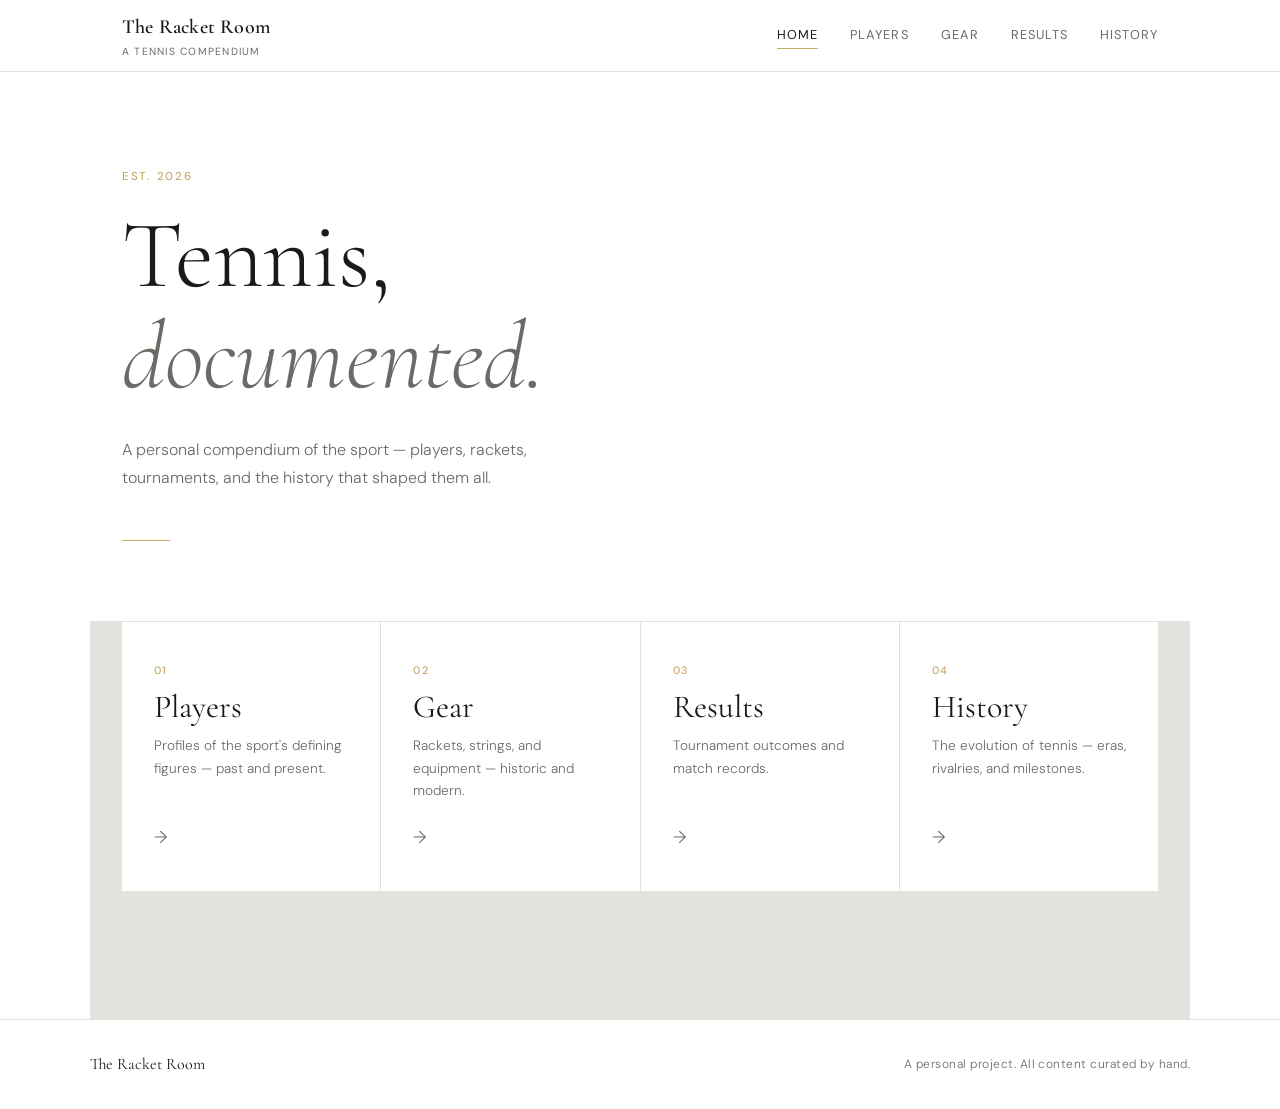
<file: index.html>
<!DOCTYPE html>
<html lang="en">
<head>
  <meta charset="UTF-8" />
  <meta name="viewport" content="width=device-width, initial-scale=1.0" />
  <title>The Racket Room</title>
  <link rel="stylesheet" href="style.css" />
  <link href="https://fonts.googleapis.com/css2?family=Cormorant+Garamond:ital,wght@0,300;0,400;0,600;1,300;1,400&family=DM+Sans:wght@300;400;500&display=swap" rel="stylesheet" />
</head>
<body>

  <header class="site-header">
    <div class="header-inner">
      <div class="logo">
        <span class="logo-main">The Racket Room</span>
        <span class="logo-sub">A Tennis Compendium</span>
      </div>
      <nav class="main-nav">
        <a href="index.html" class="nav-link active">Home</a>
        <a href="jannik-sinner.html" class="nav-link">Players</a>
        <a href="#" class="nav-link">Gear</a>
        <a href="#" class="nav-link">Results</a>
        <a href="#" class="nav-link">History</a>
      </nav>
    </div>
  </header>

  <main>

    <section class="hero">
      <div class="hero-inner">
        <p class="hero-label">Est. 2026</p>
        <h1 class="hero-title">Tennis,<br /><em>documented.</em></h1>
        <p class="hero-description">
          A personal compendium of the sport — players, rackets, tournaments, and the history that shaped them all.
        </p>
      </div>
      <div class="hero-line"></div>
    </section>

    <section class="sections-grid">
      <a href="#" class="section-card">
        <span class="card-number">01</span>
        <h2 class="card-title">Players</h2>
        <p class="card-desc">Profiles of the sport's defining figures — past and present.</p>
        <span class="card-arrow">→</span>
      </a>
      <a href="#" class="section-card">
        <span class="card-number">02</span>
        <h2 class="card-title">Gear</h2>
        <p class="card-desc">Rackets, strings, and equipment — historic and modern.</p>
        <span class="card-arrow">→</span>
      </a>
      <a href="#" class="section-card">
        <span class="card-number">03</span>
        <h2 class="card-title">Results</h2>
        <p class="card-desc">Tournament outcomes and match records.</p>
        <span class="card-arrow">→</span>
      </a>
      <a href="#" class="section-card">
        <span class="card-number">04</span>
        <h2 class="card-title">History</h2>
        <p class="card-desc">The evolution of tennis — eras, rivalries, and milestones.</p>
        <span class="card-arrow">→</span>
      </a>
    </section>

  </main>

  <footer class="site-footer">
    <div class="footer-inner">
      <span class="footer-name">The Racket Room</span>
      <span class="footer-note">A personal project. All content curated by hand.</span>
    </div>
  </footer>

</body>
</html>
</file>
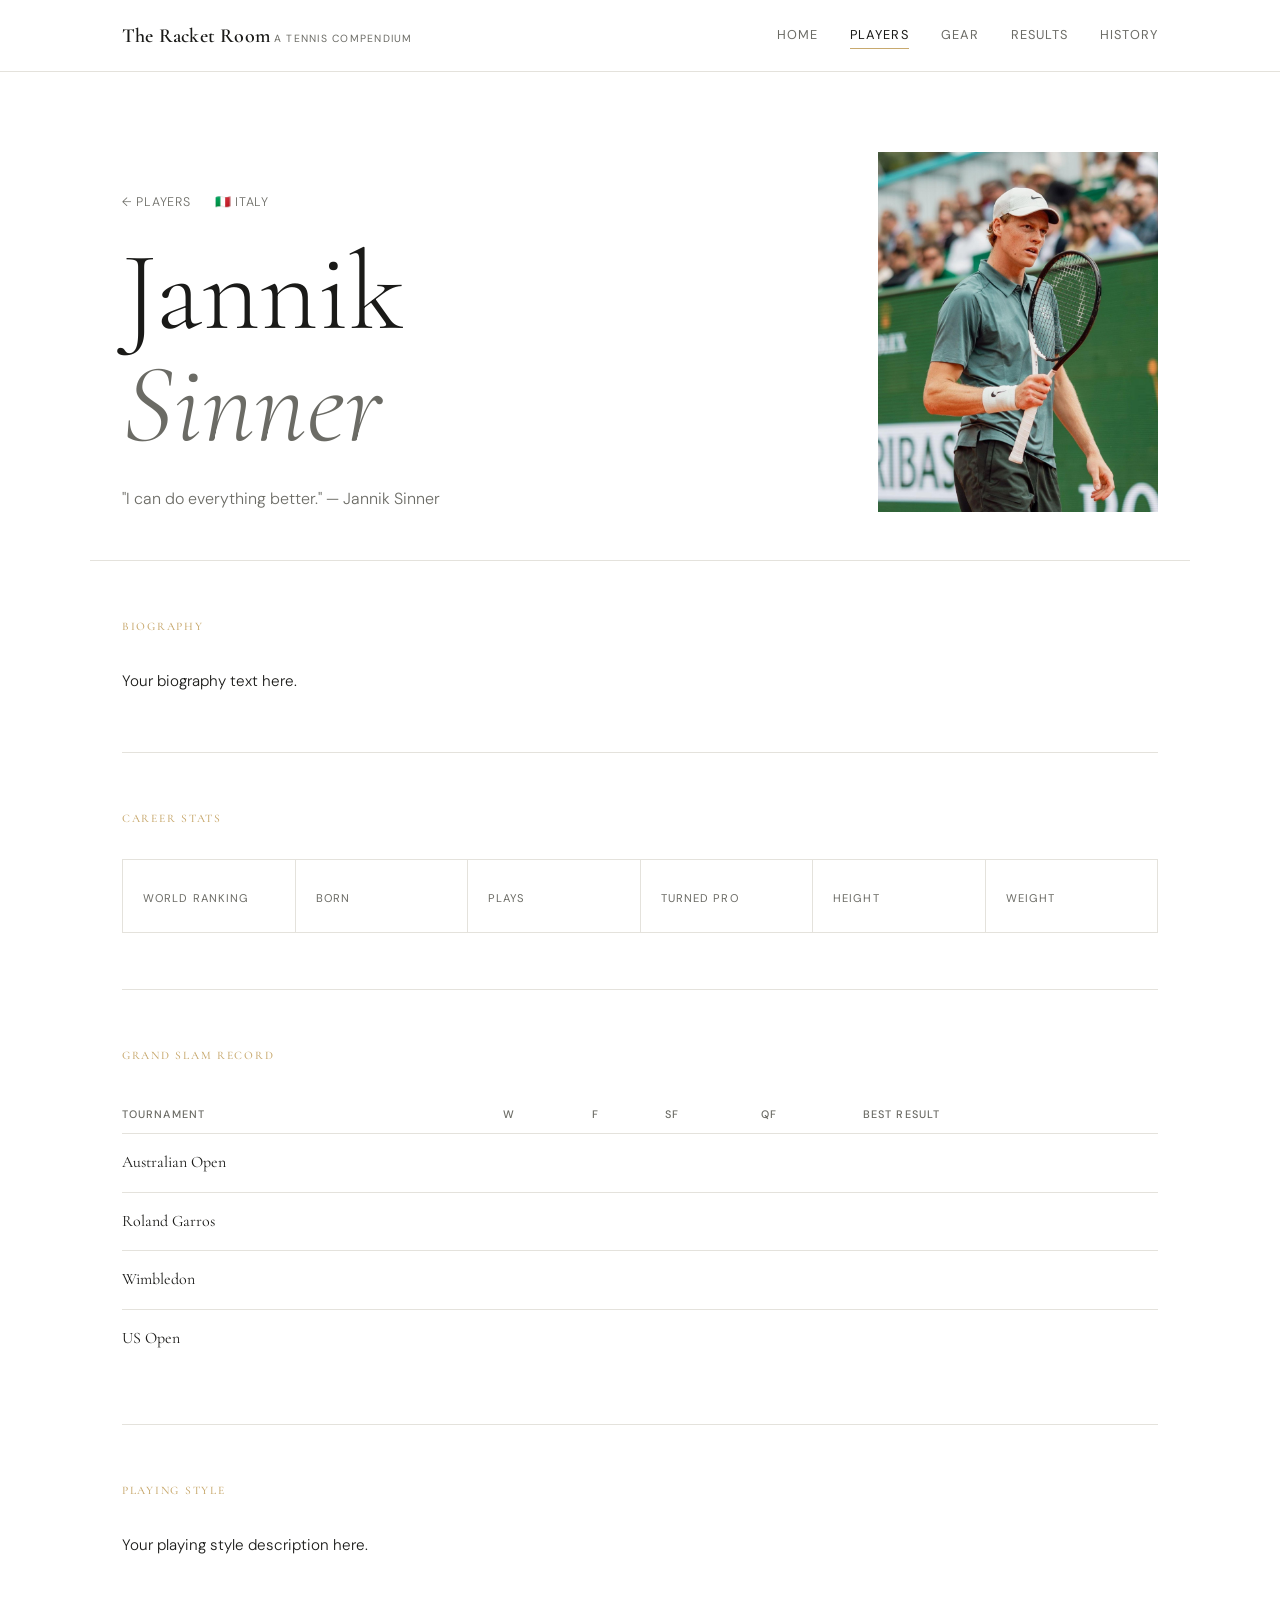
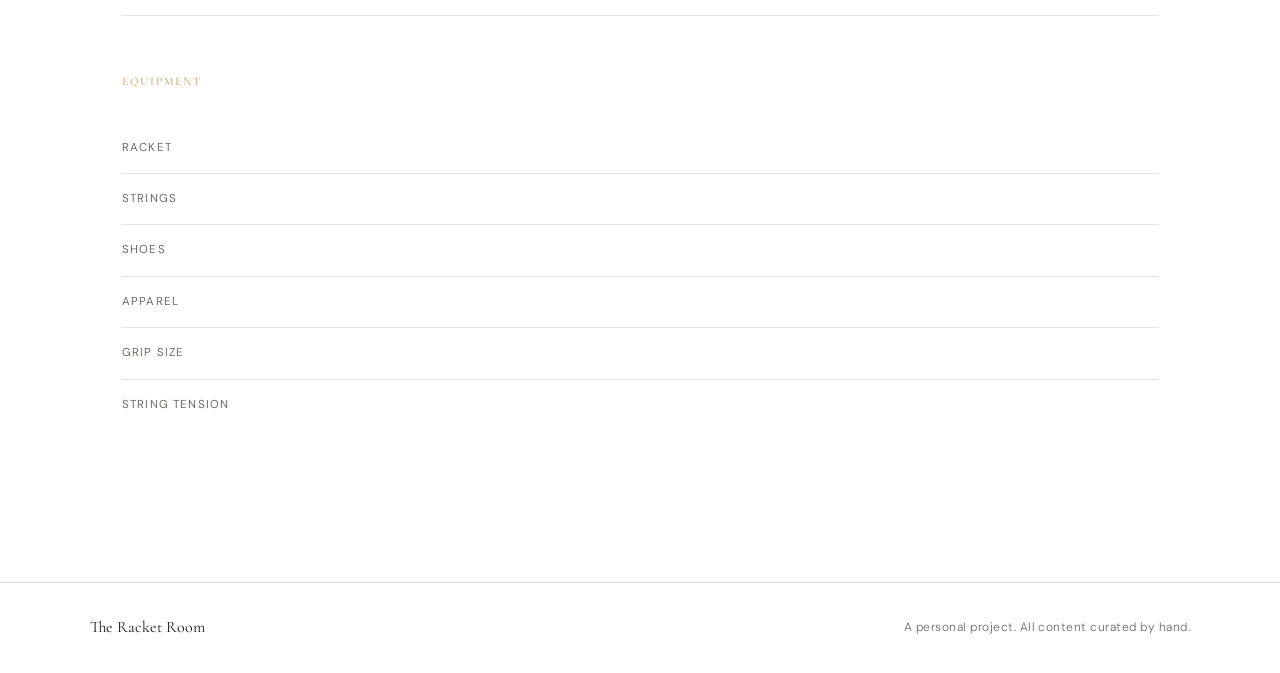
<file: jannik-sinner.html>
<!DOCTYPE html>
<html lang="en">
<head>
  <meta charset="UTF-8" />
  <meta name="viewport" content="width=device-width, initial-scale=1.0" />
  <title>Jannik Sinner — The Racket Room</title>
  <link rel="stylesheet" href="style.css" />
  <link rel="stylesheet" href="player.css" />
  <link href="https://fonts.googleapis.com/css2?family=Cormorant+Garamond:ital,wght@0,300;0,400;0,600;1,300;1,400&family=DM+Sans:wght@300;400;500&display=swap" rel="stylesheet" />
</head>
<body>

  <!-- ─── Header (same as index.html) ─────────────────────────── -->
  <header class="site-header">
    <div class="header-inner">
      <div class="logo">
        <a href="index.html">
          <span class="logo-main">The Racket Room</span>
          <span class="logo-sub">A Tennis Compendium</span>
        </a>
      </div>
      <nav class="main-nav">
        <a href="index.html" class="nav-link">Home</a>
        <a href="#" class="nav-link active">Players</a>
        <a href="#" class="nav-link">Gear</a>
        <a href="#" class="nav-link">Results</a>
        <a href="#" class="nav-link">History</a>
      </nav>
    </div>
  </header>

  <main class="player-page">

    <!-- ─── Player Hero ────────────────────────────────────────── -->
    <section class="player-hero">
    <div class="player-hero-inner">
        <div class="player-meta">
        <a href="#" class="breadcrumb">← Players</a>
        <span class="player-nationality">🇮🇹 Italy</span>
        </div>
        <h1 class="player-name">Jannik<br /><em>Sinner</em></h1>
        <p class="player-tagline">
        "I can do everything better." — Jannik Sinner
        </p>
    </div>
    <div class="player-hero-image">
        <img src="images/jannik_sinner.jpg" alt="Jannik Sinner" />
    </div>
    </section>

    <div class="player-body">

      <!-- ─── Bio ─────────────────────────────────────────────── -->
      <section class="profile-section" id="bio">
        <h2 class="section-heading">Biography</h2>
        <div class="prose">
          <p>
            <!-- Write your biography here. Multiple <p> tags are fine. -->
            Your biography text here.
          </p>
        </div>
      </section>

      <!-- ─── Career Stats ─────────────────────────────────────── -->
      <section class="profile-section" id="stats">
        <h2 class="section-heading">Career Stats</h2>
        <div class="stats-grid">
          <div class="stat-item">
            <span class="stat-value"><!-- e.g. 1 --></span>
            <span class="stat-label">World Ranking</span>
          </div>
          <div class="stat-item">
            <span class="stat-value"><!-- e.g. 2003 --></span>
            <span class="stat-label">Born</span>
          </div>
          <div class="stat-item">
            <span class="stat-value"><!-- e.g. Right --></span>
            <span class="stat-label">Plays</span>
          </div>
          <div class="stat-item">
            <span class="stat-value"><!-- e.g. 2019 --></span>
            <span class="stat-label">Turned Pro</span>
          </div>
          <div class="stat-item">
            <span class="stat-value"><!-- e.g. 188cm --></span>
            <span class="stat-label">Height</span>
          </div>
          <div class="stat-item">
            <span class="stat-value"><!-- e.g. 76kg --></span>
            <span class="stat-label">Weight</span>
          </div>
        </div>
      </section>

      <!-- ─── Grand Slam Record ────────────────────────────────── -->
      <section class="profile-section" id="grand-slams">
        <h2 class="section-heading">Grand Slam Record</h2>
        <table class="slam-table">
          <thead>
            <tr>
              <th>Tournament</th>
              <th>W</th>
              <th>F</th>
              <th>SF</th>
              <th>QF</th>
              <th>Best Result</th>
            </tr>
          </thead>
          <tbody>
            <tr>
              <td>Australian Open</td>
              <td><!-- wins --></td>
              <td><!-- finals --></td>
              <td><!-- semis --></td>
              <td><!-- quarters --></td>
              <td><!-- e.g. Winner 2024 --></td>
            </tr>
            <tr>
              <td>Roland Garros</td>
              <td></td>
              <td></td>
              <td></td>
              <td></td>
              <td></td>
            </tr>
            <tr>
              <td>Wimbledon</td>
              <td></td>
              <td></td>
              <td></td>
              <td></td>
              <td></td>
            </tr>
            <tr>
              <td>US Open</td>
              <td></td>
              <td></td>
              <td></td>
              <td></td>
              <td></td>
            </tr>
          </tbody>
        </table>
      </section>

      <!-- ─── Playing Style ────────────────────────────────────── -->
      <section class="profile-section" id="playing-style">
        <h2 class="section-heading">Playing Style</h2>
        <div class="prose">
          <p>
            <!-- Describe his style of play, strengths, tactics. Multiple <p> tags are fine. -->
            Your playing style description here.
          </p>
        </div>
      </section>

      <!-- ─── Equipment ────────────────────────────────────────── -->
      <section class="profile-section" id="equipment">
        <h2 class="section-heading">Equipment</h2>
        <div class="equipment-list">
          <div class="equipment-item">
            <span class="equipment-label">Racket</span>
            <span class="equipment-value"><!-- e.g. Head Speed Pro --></span>
          </div>
          <div class="equipment-item">
            <span class="equipment-label">Strings</span>
            <span class="equipment-value"><!-- e.g. Luxilon Alu Power --></span>
          </div>
          <div class="equipment-item">
            <span class="equipment-label">Shoes</span>
            <span class="equipment-value"><!-- e.g. Nike Air Zoom --></span>
          </div>
          <div class="equipment-item">
            <span class="equipment-label">Apparel</span>
            <span class="equipment-value"><!-- e.g. Nike --></span>
          </div>
          <div class="equipment-item">
            <span class="equipment-label">Grip size</span>
            <span class="equipment-value"><!-- e.g. L2 --></span>
          </div>
          <div class="equipment-item">
            <span class="equipment-label">String tension</span>
            <span class="equipment-value"><!-- e.g. 25/24 kg --></span>
          </div>
        </div>
      </section>

    </div><!-- /.player-body -->
  </main>

  <footer class="site-footer">
    <div class="footer-inner">
      <span class="footer-name">The Racket Room</span>
      <span class="footer-note">A personal project. All content curated by hand.</span>
    </div>
  </footer>

</body>
</html>
</file>
<file: style.css>
/* ─── Reset & Base ─────────────────────────────────────────────── */
*, *::before, *::after {
  box-sizing: border-box;
  margin: 0;
  padding: 0;
}

:root {
  --white:      #ffffff;
  --off-white:  #f7f6f3;
  --ink:        #1a1a18;
  --ink-light:  #6b6b65;
  --accent:     #c8a96e;
  --border:     #e4e2dc;

  --font-display: 'Cormorant Garamond', Georgia, serif;
  --font-body:    'DM Sans', sans-serif;

  --max-width: 1100px;
  --header-h:  72px;
}

html {
  font-size: 16px;
  scroll-behavior: smooth;
}

body {
  background-color: var(--white);
  color: var(--ink);
  font-family: var(--font-body);
  font-weight: 300;
  line-height: 1.6;
  -webkit-font-smoothing: antialiased;
}

a {
  color: inherit;
  text-decoration: none;
}

/* ─── Header ────────────────────────────────────────────────────── */
.site-header {
  position: fixed;
  top: 0;
  left: 0;
  right: 0;
  height: var(--header-h);
  background: rgba(255, 255, 255, 0.92);
  backdrop-filter: blur(8px);
  border-bottom: 1px solid var(--border);
  z-index: 100;
}

.header-inner {
  max-width: var(--max-width);
  margin: 0 auto;
  padding: 0 2rem;
  height: 100%;
  display: flex;
  align-items: center;
  justify-content: space-between;
}

.logo {
  display: flex;
  flex-direction: column;
  gap: 1px;
}

.logo-main {
  font-family: var(--font-display);
  font-size: 1.25rem;
  font-weight: 600;
  letter-spacing: 0.01em;
  color: var(--ink);
}

.logo-sub {
  font-size: 0.65rem;
  font-weight: 400;
  letter-spacing: 0.12em;
  text-transform: uppercase;
  color: var(--ink-light);
}

.main-nav {
  display: flex;
  gap: 2rem;
  align-items: center;
}

.nav-link {
  font-size: 0.8rem;
  font-weight: 400;
  letter-spacing: 0.08em;
  text-transform: uppercase;
  color: var(--ink-light);
  transition: color 0.2s ease;
  position: relative;
}

.nav-link::after {
  content: '';
  position: absolute;
  bottom: -3px;
  left: 0;
  right: 0;
  height: 1px;
  background: var(--accent);
  transform: scaleX(0);
  transition: transform 0.25s ease;
}

.nav-link:hover,
.nav-link.active {
  color: var(--ink);
}

.nav-link:hover::after,
.nav-link.active::after {
  transform: scaleX(1);
}

/* ─── Hero ──────────────────────────────────────────────────────── */
.hero {
  padding-top: calc(var(--header-h) + 6rem);
  padding-bottom: 5rem;
  padding-left: 2rem;
  padding-right: 2rem;
  max-width: var(--max-width);
  margin: 0 auto;
}

.hero-inner {
  max-width: 600px;
}

.hero-label {
  font-size: 0.72rem;
  letter-spacing: 0.15em;
  text-transform: uppercase;
  color: var(--accent);
  font-weight: 500;
  margin-bottom: 1.25rem;
}

.hero-title {
  font-family: var(--font-display);
  font-size: clamp(3.5rem, 8vw, 6rem);
  font-weight: 300;
  line-height: 1.05;
  color: var(--ink);
  margin-bottom: 1.75rem;
}

.hero-title em {
  font-style: italic;
  color: var(--ink-light);
}

.hero-description {
  font-size: 1rem;
  font-weight: 300;
  color: var(--ink-light);
  line-height: 1.75;
  max-width: 480px;
}

.hero-line {
  width: 48px;
  height: 1px;
  background: var(--accent);
  margin-top: 3rem;
}

/* ─── Section Cards ─────────────────────────────────────────────── */
.sections-grid {
  max-width: var(--max-width);
  margin: 0 auto;
  padding: 0 2rem 8rem;
  display: grid;
  grid-template-columns: repeat(auto-fit, minmax(240px, 1fr));
  gap: 1px;
  background: var(--border);
  border-top: 1px solid var(--border);
}

.section-card {
  background: var(--white);
  padding: 2.5rem 2rem;
  display: flex;
  flex-direction: column;
  gap: 0.75rem;
  transition: background 0.2s ease;
  position: relative;
  cursor: pointer;
}

.section-card:hover {
  background: var(--off-white);
}

.card-number {
  font-size: 0.68rem;
  font-weight: 500;
  letter-spacing: 0.12em;
  color: var(--accent);
  text-transform: uppercase;
}

.card-title {
  font-family: var(--font-display);
  font-size: 2rem;
  font-weight: 400;
  color: var(--ink);
  line-height: 1;
}

.card-desc {
  font-size: 0.85rem;
  color: var(--ink-light);
  line-height: 1.65;
  flex: 1;
}

.card-arrow {
  font-size: 1.1rem;
  color: var(--ink-light);
  transition: transform 0.2s ease, color 0.2s ease;
  display: inline-block;
  margin-top: 0.5rem;
}

.section-card:hover .card-arrow {
  transform: translateX(4px);
  color: var(--ink);
}

/* ─── Footer ────────────────────────────────────────────────────── */
.site-footer {
  border-top: 1px solid var(--border);
  padding: 2rem;
}

.footer-inner {
  max-width: var(--max-width);
  margin: 0 auto;
  display: flex;
  justify-content: space-between;
  align-items: center;
  flex-wrap: wrap;
  gap: 0.5rem;
}

.footer-name {
  font-family: var(--font-display);
  font-size: 1rem;
  font-weight: 400;
  color: var(--ink);
}

.footer-note {
  font-size: 0.75rem;
  color: var(--ink-light);
  letter-spacing: 0.04em;
}

/* ─── Responsive ────────────────────────────────────────────────── */
@media (max-width: 640px) {
  .main-nav {
    gap: 1.25rem;
  }

  .nav-link {
    font-size: 0.72rem;
  }

  .sections-grid {
    grid-template-columns: 1fr;
  }

  .footer-inner {
    flex-direction: column;
    align-items: flex-start;
  }
}
</file>
<file: player.css>
/* ─── Player Page Layout ────────────────────────────────────────── */
.player-page {
  padding-top: var(--header-h);
}

/* ─── Player Hero ───────────────────────────────────────────────── */
.player-hero {
  max-width: var(--max-width);
  margin: 0 auto;
  padding: 5rem 2rem 3rem;
  border-bottom: 1px solid var(--border);
}

.player-meta {
  display: flex;
  align-items: center;
  gap: 1.5rem;
  margin-bottom: 1.5rem;
}

.breadcrumb {
  font-size: 0.78rem;
  letter-spacing: 0.06em;
  color: var(--ink-light);
  text-transform: uppercase;
  transition: color 0.2s ease;
}

.breadcrumb:hover {
  color: var(--ink);
}

.player-nationality {
  font-size: 0.78rem;
  letter-spacing: 0.06em;
  color: var(--ink-light);
  text-transform: uppercase;
}

.player-name {
  font-family: var(--font-display);
  font-size: clamp(3.5rem, 9vw, 7rem);
  font-weight: 300;
  line-height: 1.0;
  color: var(--ink);
  margin-bottom: 1.5rem;
}

.player-name em {
  font-style: italic;
  color: var(--ink-light);
}

.player-tagline {
  font-size: 1rem;
  color: var(--ink-light);
  font-weight: 300;
  max-width: 520px;
  line-height: 1.7;
}

/* ─── Player Hero Image ─────────────────────────────────────── */
.player-hero {
  display: flex;
  align-items: flex-end;
  justify-content: space-between;
  gap: 2rem;
}

.player-hero-image {
  flex-shrink: 0;
  width: 280px;
}

.player-hero-image img {
  width: 100%;
  height: 360px;
  object-fit: cover;
  object-position: top;
  display: block;
}

@media (max-width: 640px) {
  .player-hero {
    flex-direction: column;
  }

  .player-hero-image {
    width: 100%;
  }
}

/* ─── Player Body ───────────────────────────────────────────────── */
.player-body {
  max-width: var(--max-width);
  margin: 0 auto;
  padding: 0 2rem 6rem;
}

/* ─── Profile Sections ──────────────────────────────────────────── */
.profile-section {
  padding: 3.5rem 0;
  border-bottom: 1px solid var(--border);
}

.profile-section:last-child {
  border-bottom: none;
}

.section-heading {
  font-family: var(--font-display);
  font-size: 0.72rem;
  font-weight: 500;
  letter-spacing: 0.15em;
  text-transform: uppercase;
  color: var(--accent);
  margin-bottom: 2rem;
}

/* ─── Prose ─────────────────────────────────────────────────────── */
.prose p {
  font-size: 0.95rem;
  color: var(--ink);
  line-height: 1.85;
  max-width: 680px;
  font-weight: 300;
  margin-bottom: 1.25rem;
}

.prose p:last-child {
  margin-bottom: 0;
}

/* ─── Stats Grid ────────────────────────────────────────────────── */
.stats-grid {
  display: grid;
  grid-template-columns: repeat(auto-fit, minmax(140px, 1fr));
  gap: 1px;
  background: var(--border);
  border: 1px solid var(--border);
}

.stat-item {
  background: var(--white);
  padding: 1.5rem 1.25rem;
  display: flex;
  flex-direction: column;
  gap: 0.4rem;
}

.stat-value {
  font-family: var(--font-display);
  font-size: 2rem;
  font-weight: 400;
  color: var(--ink);
  line-height: 1;
}

.stat-label {
  font-size: 0.7rem;
  letter-spacing: 0.1em;
  text-transform: uppercase;
  color: var(--ink-light);
  font-weight: 400;
}

/* ─── Grand Slam Table ──────────────────────────────────────────── */
.slam-table {
  width: 100%;
  border-collapse: collapse;
  font-size: 0.875rem;
}

.slam-table th {
  text-align: left;
  font-size: 0.68rem;
  letter-spacing: 0.1em;
  text-transform: uppercase;
  color: var(--ink-light);
  font-weight: 500;
  padding: 0.6rem 1rem 0.6rem 0;
  border-bottom: 1px solid var(--border);
}

.slam-table td {
  padding: 1rem 1rem 1rem 0;
  border-bottom: 1px solid var(--border);
  color: var(--ink);
  font-weight: 300;
}

.slam-table tr:last-child td {
  border-bottom: none;
}

.slam-table td:first-child {
  font-family: var(--font-display);
  font-size: 1rem;
  font-weight: 400;
}

/* ─── Equipment List ────────────────────────────────────────────── */
.equipment-list {
  display: flex;
  flex-direction: column;
  gap: 0;
}

.equipment-item {
  display: flex;
  align-items: baseline;
  gap: 2rem;
  padding: 1rem 0;
  border-bottom: 1px solid var(--border);
}

.equipment-item:last-child {
  border-bottom: none;
}

.equipment-label {
  font-size: 0.72rem;
  letter-spacing: 0.1em;
  text-transform: uppercase;
  color: var(--ink-light);
  font-weight: 400;
  min-width: 110px;
  flex-shrink: 0;
}

.equipment-value {
  font-family: var(--font-display);
  font-size: 1.1rem;
  font-weight: 400;
  color: var(--ink);
}

/* ─── Responsive ────────────────────────────────────────────────── */
@media (max-width: 640px) {
  .stats-grid {
    grid-template-columns: repeat(2, 1fr);
  }

  .slam-table {
    font-size: 0.8rem;
  }

  .equipment-item {
    flex-direction: column;
    gap: 0.35rem;
  }
}
</file>
